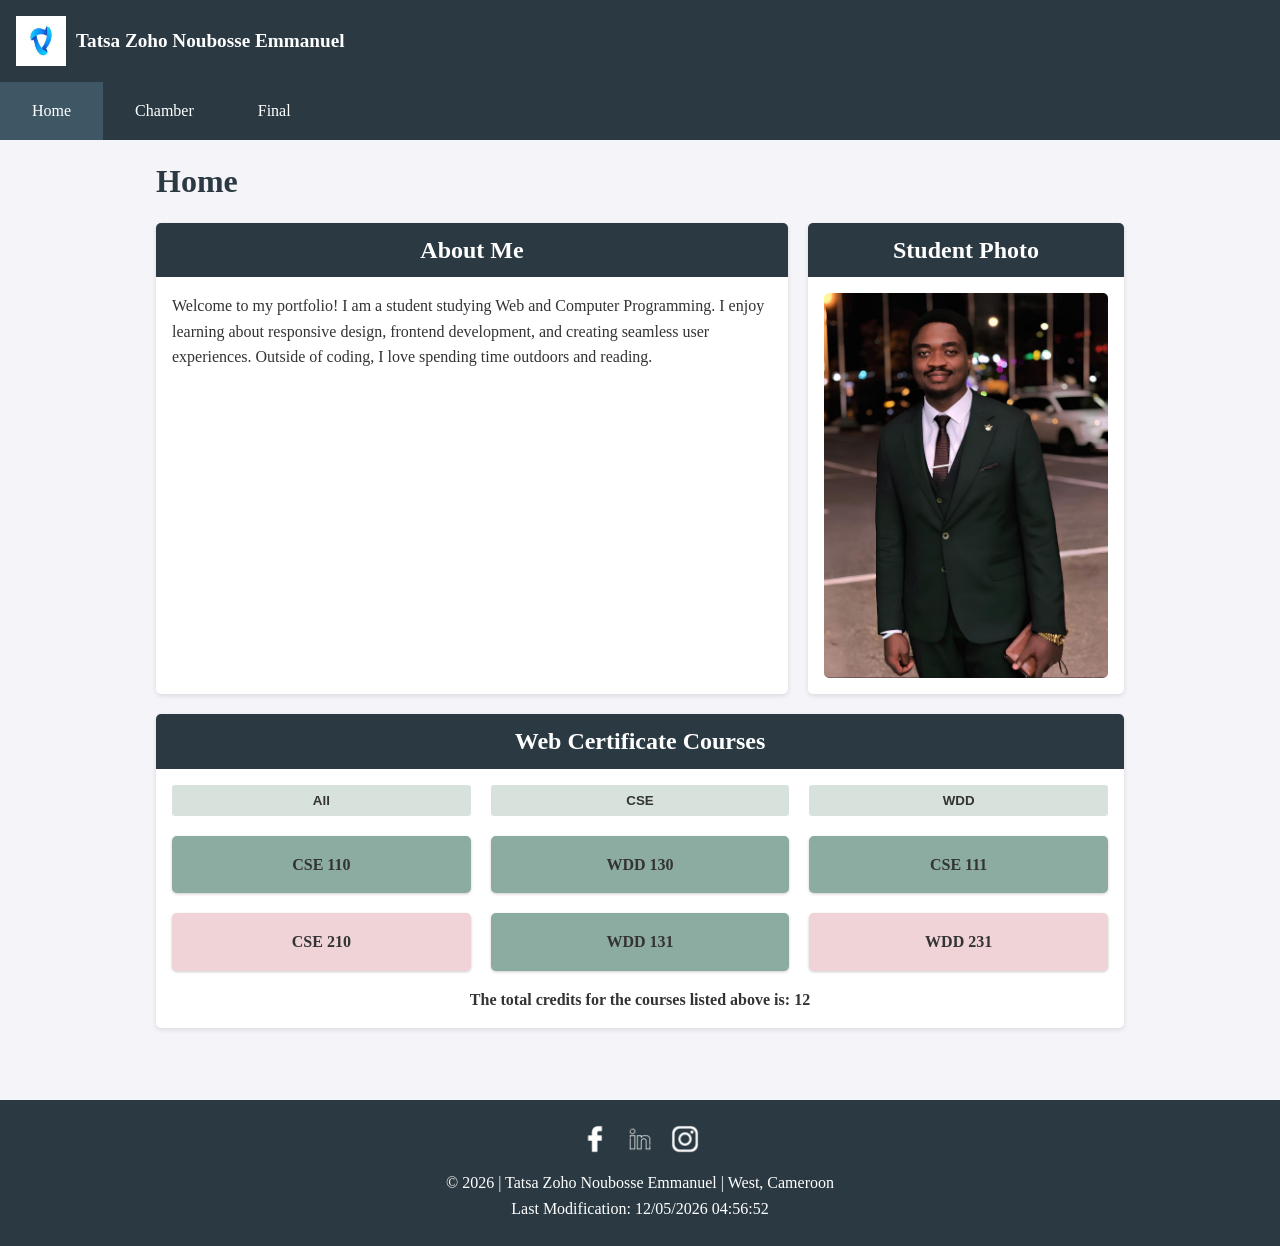
<file: index.html>
<!DOCTYPE html>
<html lang="en">
<head>
    <meta charset="UTF-8">
    <meta name="viewport" content="width=device-width, initial-scale=1.0">
    <meta name="description" content="WDD 231 Course Home Page for Tatsa Zoho Noubosse Emmanuel - Web Frontend Development I">
    <meta name="author" content="Tatsa Zoho Noubosse Emmanuel">
    <title>WDD 231 - Course Home Page</title>
    
    <!-- Google Fonts -->
    <link rel="preconnect" href="https://fonts.googleapis.com">
    <link rel="preconnect" href="https://fonts.gstatic.com" crossorigin>
    <link href="https://fonts.googleapis.com/css2?family=Roboto:wght@400;700&family=Montserrat:wght@500;700&display=swap" rel="stylesheet">
    
    <!-- CSS Files -->
    <link rel="stylesheet" href="styles/small.css">
    <link rel="stylesheet" href="styles/larger.css">
    
    <!-- JavaScript Files -->
    <script src="scripts/navigation.js" defer></script>
    <script src="scripts/date.js" defer></script>
    <script src="scripts/course.js" defer></script>
</head>
<body>
    <header>
        <div class="header-content">
            <img src="images/logo.jpg" alt="Site Logo" width="50" height="50">
            <span>Tatsa Zoho Noubosse Emmanuel</span>
        </div>
        <button id="menu-btn" aria-label="Toggle Navigation">☰</button>
    </header>

    <nav>
        <ul id="primary-nav">
            <li><a href="#" class="active">Home</a></li>
            <li><a href="#">Chamber</a></li>
            <li><a href="#">Final</a></li>
        </ul>
    </nav>

    <main>
        <h1>Home</h1>
        <div class="top-row">
            <section class="about-me">
                <h2>About Me</h2>
                <p>Welcome to my portfolio! I am a student studying Web and Computer Programming. I enjoy learning about responsive design, frontend development, and creating seamless user experiences. Outside of coding, I love spending time outdoors and reading.</p>
            </section>
            
            <section class="student-photo">
                <h2>Student Photo</h2>
                <img src="images/profile.jfif" alt="Profile photo of Tatsa Zoho Noubosse Emmanuel" loading="lazy">
            </section>
        </div>

        <section class="certificate-courses">
            <h2>Web Certificate Courses</h2>
            <div class="filter-buttons">
                <button id="btn-all">All</button>
                <button id="btn-cse">CSE</button>
                <button id="btn-wdd">WDD</button>
            </div>
            
            <div id="course-container" class="course-grid">
                <!-- Course cards will be injected here via JavaScript -->
            </div>
            
            <p id="total-credits" class="credits-display"></p>
        </section>
    </main>

    <footer>
        <div class="social-links">
            <a href="https://facebook.com">
                <img src="images/facebook.png" alt="Facebook Icon" width="30" height="30">
            </a>
            <a href="https://linkedin.com">
                <img src="images/linkedin.png" alt="LinkedIn Icon" width="30" height="30">
            </a>
            <a href="https://instagram.com">
                <img src="images/instagram.png" alt="Instagram Icon" width="30" height="30">
            </a>
        </div>
        <p>&copy; <span id="currentyear"></span> | Tatsa Zoho Noubosse Emmanuel | West, Cameroon</p>
        <p id="lastModified"></p>
    </footer>
</body>
</html>
</file>
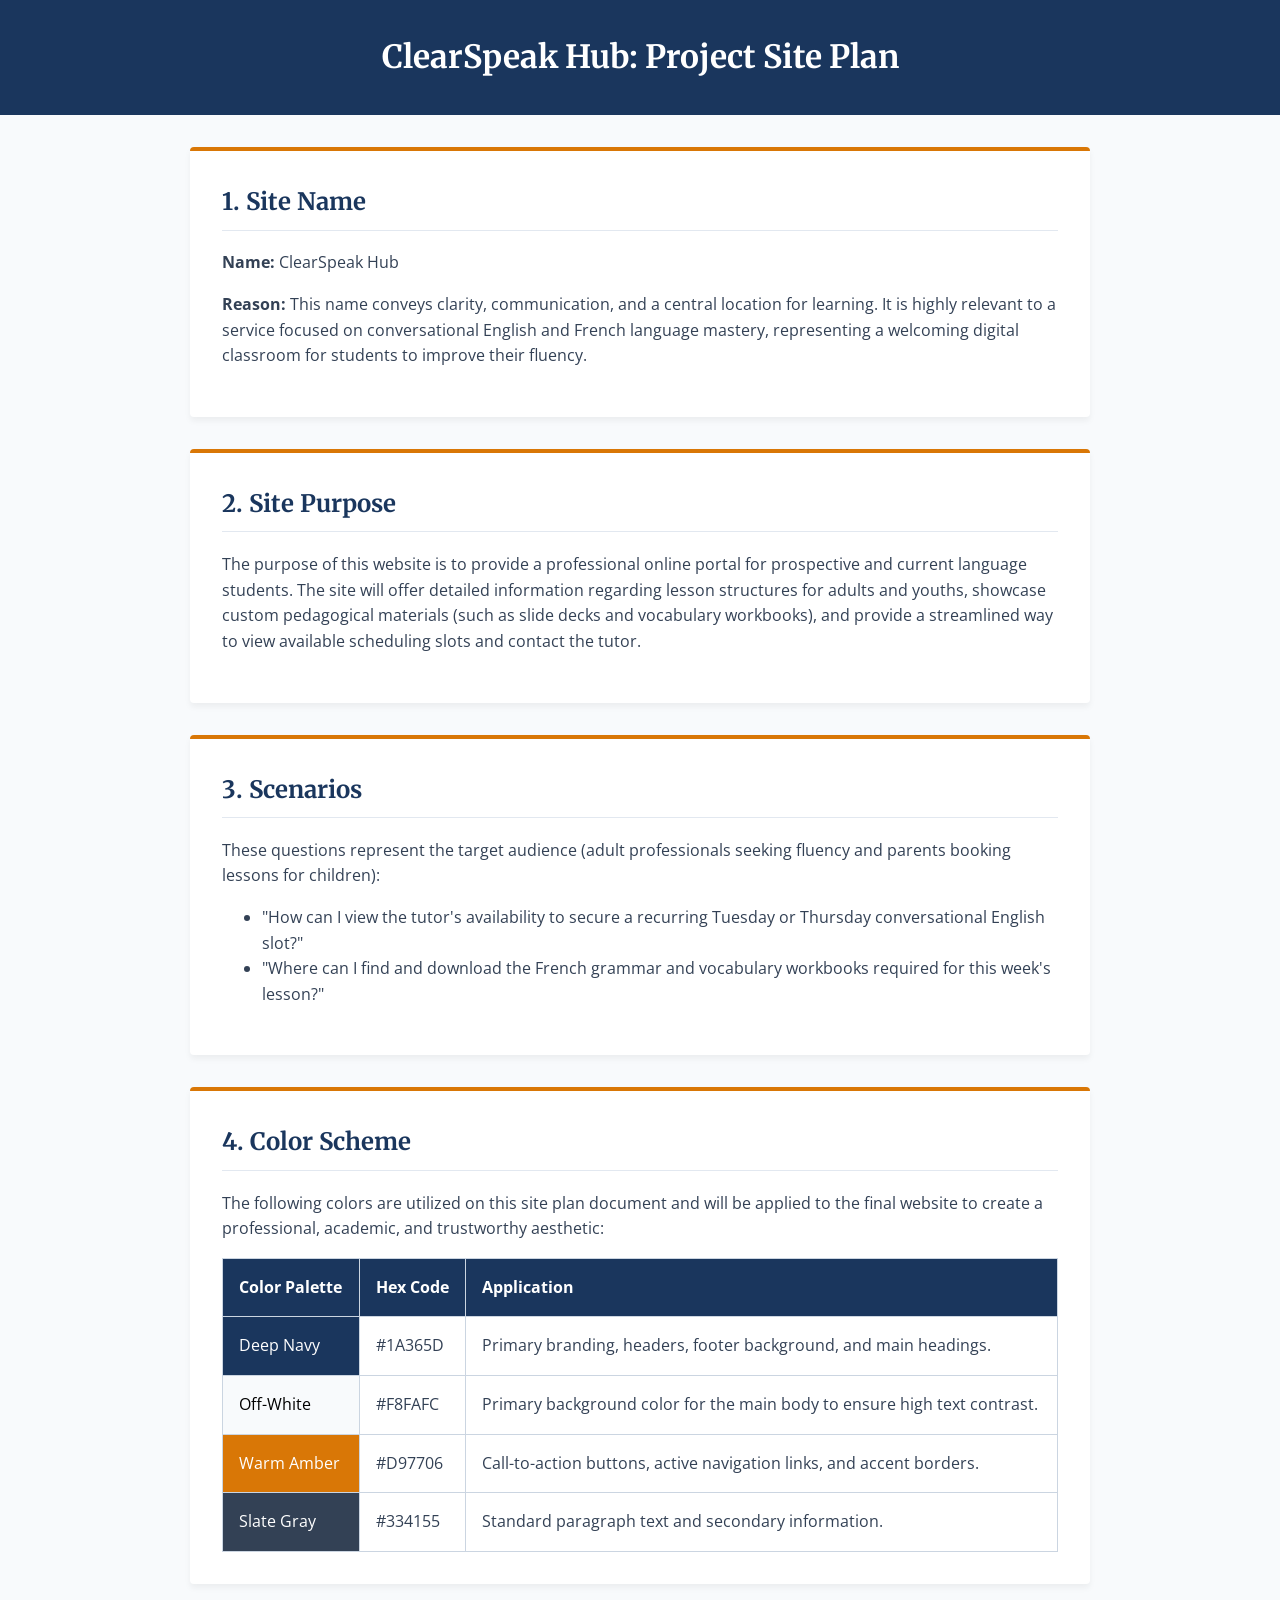
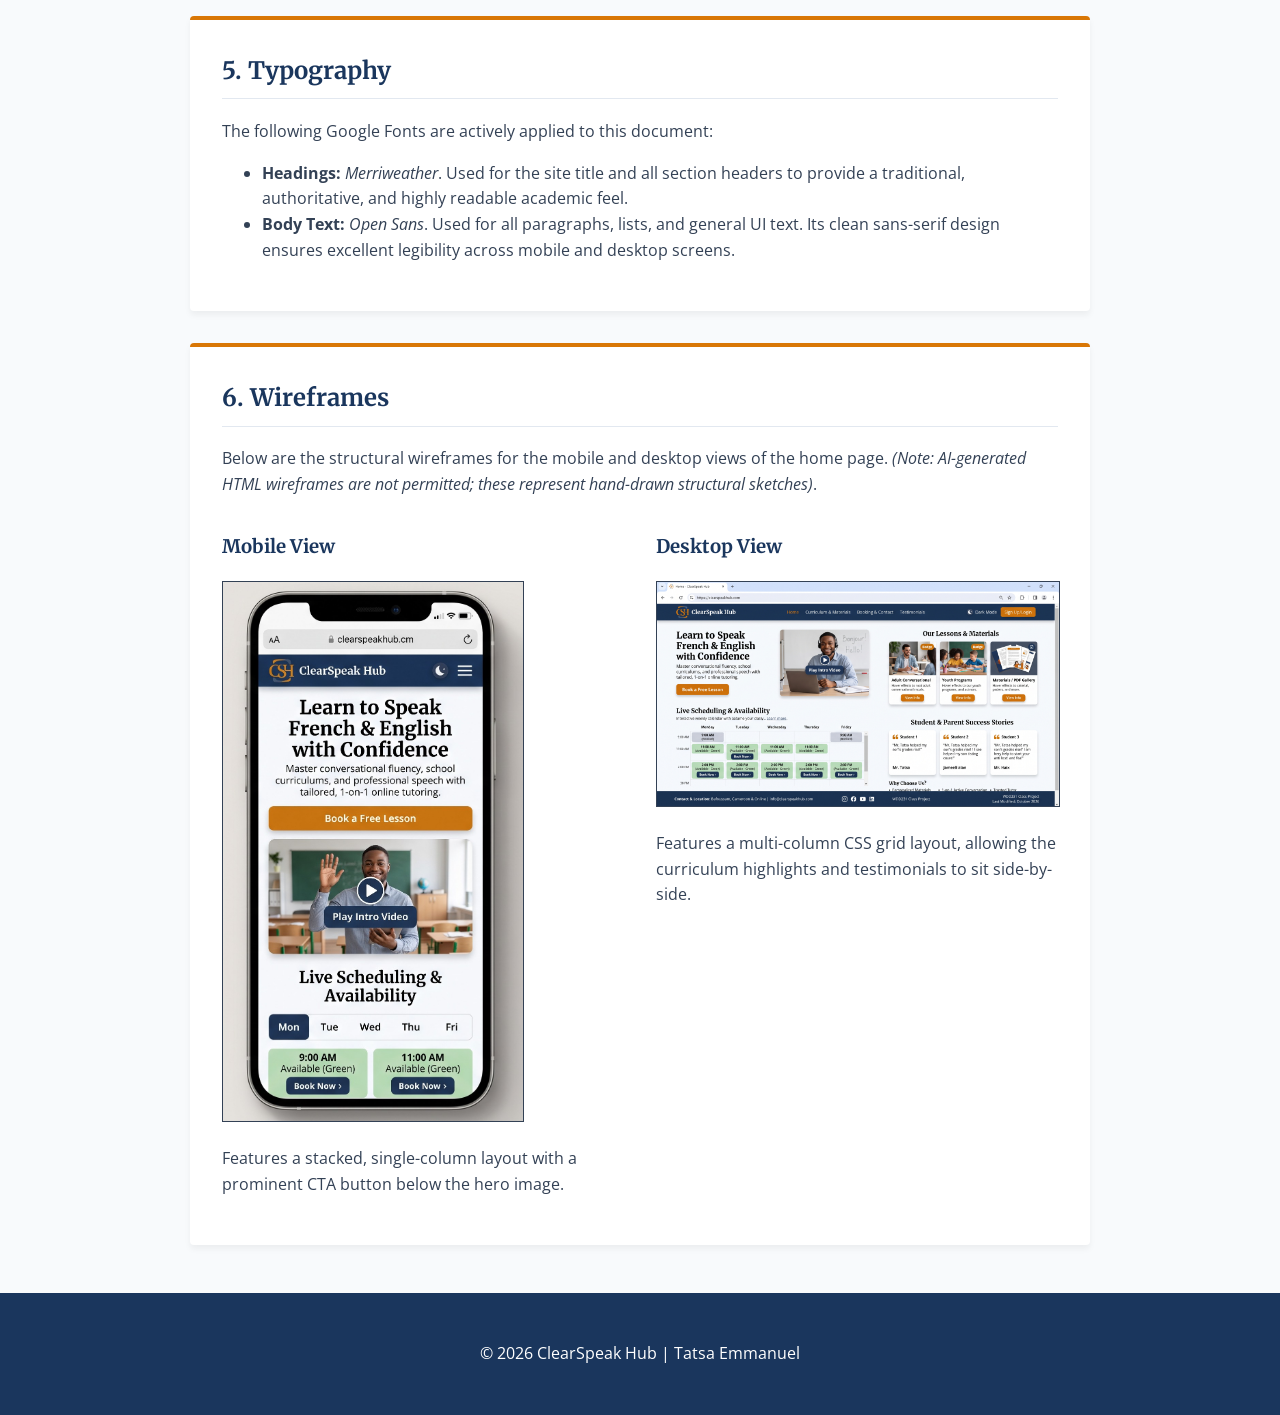
<file: siteplan.html>
<!DOCTYPE html>
<html lang="en">
<head>
    <meta charset="UTF-8">
    <meta name="viewport" content="width=device-width, initial-scale=1.0">
    <meta name="description" content="Website planning document for ClearSpeak Hub, an online language tutoring service.">
    <meta name="author" content="Tatsa Emmanuel">
    <title>Site Plan - ClearSpeak Hub</title>

    <!-- Google Fonts selected for the project -->
    <link rel="preconnect" href="https://fonts.googleapis.com">
    <link rel="preconnect" href="https://fonts.gstatic.com" crossorigin>
    <link href="https://fonts.googleapis.com/css2?family=Merriweather:wght@400;700&family=Open+Sans:wght@400;600&display=swap" rel="stylesheet">

    <link rel="stylesheet" href="styles/siteplan.css">
</head>
<body>
    <header>
        <h1>ClearSpeak Hub: Project Site Plan</h1>
    </header>

    <main>
        <section class="plan-section">
            <h2>1. Site Name</h2>
            <p><strong>Name:</strong> ClearSpeak Hub</p>
            <p><strong>Reason:</strong> This name conveys clarity, communication, and a central location for learning. It is highly relevant to a service focused on conversational English and French language mastery, representing a welcoming digital classroom for students to improve their fluency.</p>
        </section>

        <section class="plan-section">
            <h2>2. Site Purpose</h2>
            <p>The purpose of this website is to provide a professional online portal for prospective and current language students. The site will offer detailed information regarding lesson structures for adults and youths, showcase custom pedagogical materials (such as slide decks and vocabulary workbooks), and provide a streamlined way to view available scheduling slots and contact the tutor.</p>
        </section>

        <section class="plan-section">
            <h2>3. Scenarios</h2>
            <p>These questions represent the target audience (adult professionals seeking fluency and parents booking lessons for children):</p>
            <ul>
                <li>"How can I view the tutor's availability to secure a recurring Tuesday or Thursday conversational English slot?"</li>
                <li>"Where can I find and download the French grammar and vocabulary workbooks required for this week's lesson?"</li>
            </ul>
        </section>

        <section class="plan-section">
            <h2>4. Color Scheme</h2>
            <p>The following colors are utilized on this site plan document and will be applied to the final website to create a professional, academic, and trustworthy aesthetic:</p>
            <table class="color-table">
                <tr>
                    <th>Color Palette</th>
                    <th>Hex Code</th>
                    <th>Application</th>
                </tr>
                <tr>
                    <td style="background-color: #1A365D; color: white;">Deep Navy</td>
                    <td>#1A365D</td>
                    <td>Primary branding, headers, footer background, and main headings.</td>
                </tr>
                <tr>
                    <td style="background-color: #F8FAFC; color: black;">Off-White</td>
                    <td>#F8FAFC</td>
                    <td>Primary background color for the main body to ensure high text contrast.</td>
                </tr>
                <tr>
                    <td style="background-color: #D97706; color: white;">Warm Amber</td>
                    <td>#D97706</td>
                    <td>Call-to-action buttons, active navigation links, and accent borders.</td>
                </tr>
                <tr>
                    <td style="background-color: #334155; color: white;">Slate Gray</td>
                    <td>#334155</td>
                    <td>Standard paragraph text and secondary information.</td>
                </tr>
            </table>
        </section>

        <section class="plan-section">
            <h2>5. Typography</h2>
            <p>The following Google Fonts are actively applied to this document:</p>
            <ul>
                <li><strong>Headings:</strong> <em>Merriweather</em>. Used for the site title and all section headers to provide a traditional, authoritative, and highly readable academic feel.</li>
                <li><strong>Body Text:</strong> <em>Open Sans</em>. Used for all paragraphs, lists, and general UI text. Its clean sans-serif design ensures excellent legibility across mobile and desktop screens.</li>
            </ul>
        </section>

        <section class="plan-section">
            <h2>6. Wireframes</h2>
            <p>Below are the structural wireframes for the mobile and desktop views of the home page. <em>(Note: AI-generated HTML wireframes are not permitted; these represent hand-drawn structural sketches)</em>.</p>
            
            <div class="wireframe-gallery">
                <div class="wireframe-box">
                    <h3>Mobile View</h3>
                    <!-- Replace the src with your actual scanned sketch -->
                    <img src="images/wireframe-mobile.jpg" alt="Mobile layout sketch showing stacked elements" style="width: 100%; max-width: 300px; border: 1px solid #334155;">
                    <p>Features a stacked, single-column layout with a prominent CTA button below the hero image.</p>
                </div>
                
                <div class="wireframe-box">
                    <h3>Desktop View</h3>
                    <!-- Replace the src with your actual scanned sketch -->
                    <img src="images/wireframe-desktop.jpg" alt="Desktop layout sketch showing multi-column grid" style="width: 100%; max-width: 600px; border: 1px solid #334155;">
                    <p>Features a multi-column CSS grid layout, allowing the curriculum highlights and testimonials to sit side-by-side.</p>
                </div>
            </div>
        </section>
    </main>

    <footer>
        <p>&copy; 2026 ClearSpeak Hub | Tatsa Emmanuel</p>
    </footer>
</body>
</html>
</file>
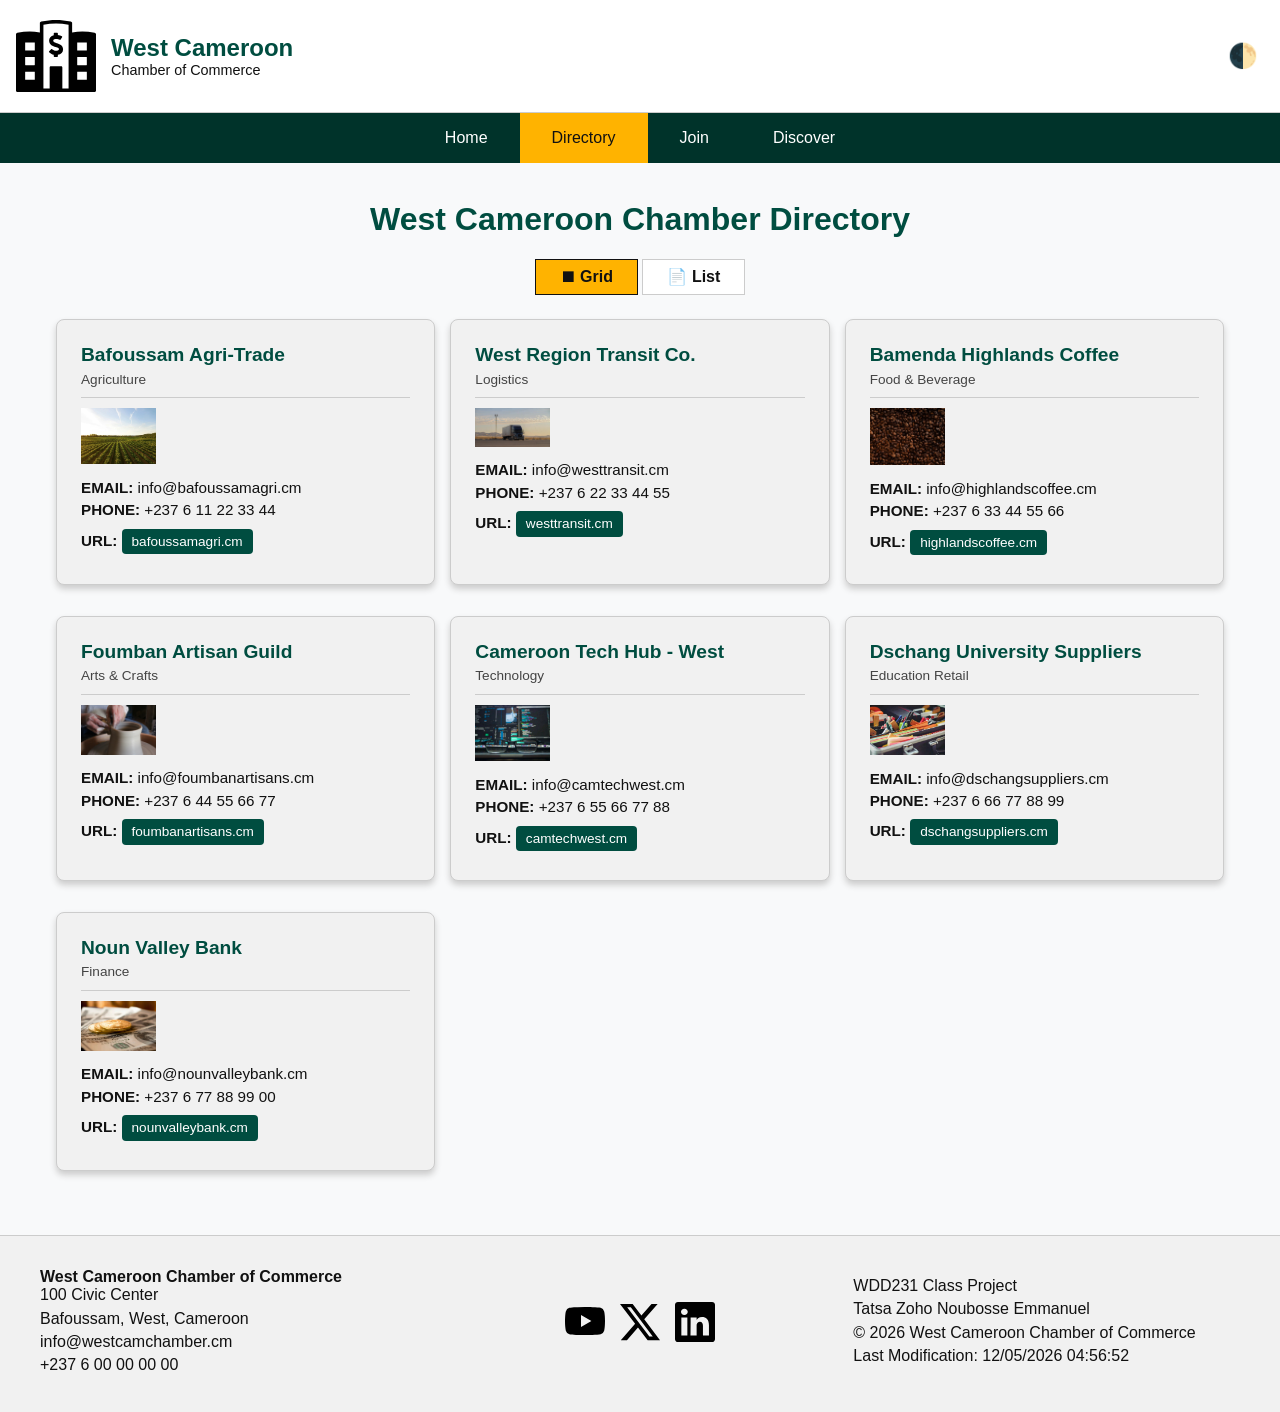
<file: chamber/directory.html>
<!DOCTYPE html>
<html lang="en">
<head>
    <meta charset="UTF-8">
    <meta name="viewport" content="width=device-width, initial-scale=1.0">
    <meta name="description" content="Business Directory for the West Cameroon Chamber of Commerce.">
    <meta name="author" content="Tatsa Zoho Noubosse Emmanuel">
    <title>Chamber Directory - West Cameroon</title>
    
    <!-- Favicon -->
    <link rel="icon" href="images/favicon.ico" type="image/x-icon">
    
    <!-- Open Graph Meta Tags for Facebook -->
    <meta property="og:title" content="West Cameroon Chamber of Commerce Directory">
    <meta property="og:description" content="Discover local businesses and organizations in the West region of Cameroon.">
    <meta property="og:image" content="https://tatsa-emmanuel.github.io/wdd231/chamber/images/chamber-social.jpg">
    <meta property="og:image:alt" content="Business professionals networking at the West Cameroon Chamber of Commerce">
    <meta property="og:url" content="https://tatsa-emmanuel.github.io/wdd231/chamber/directory.html">
    <meta property="og:type" content="website">

    <!-- CSS Files (Normalize must come first) -->
    <link rel="stylesheet" href="styles/normalize.css">
    <link rel="stylesheet" href="styles/small.css">
    <link rel="stylesheet" href="styles/larger.css">

    <!-- Google Fonts -->
    <link rel="preconnect" href="https://fonts.googleapis.com">
    <link rel="preconnect" href="https://fonts.gstatic.com" crossorigin>
    <link href="https://fonts.googleapis.com/css2?family=Montserrat:wght@500;700&family=Open+Sans:wght@400;600&display=swap" rel="stylesheet">

    <!-- JavaScript -->
    <script src="scripts/directory.js" defer></script>
</head>
<body>
<header>
        <div class="header-container">
            <img src="images/chamber-logo.svg" alt="West Cameroon Chamber Logo" width="80" height="80">
            <div class="site-title">
                <span class="main-title">West Cameroon</span>
                <p>Chamber of Commerce</p>
            </div>
        </div>
        <div class="header-controls">
            <!-- Dark mode toggle required by wireframe -->
            <button id="dark-mode-toggle" aria-label="Toggle Dark Mode">🌓</button>
            <button id="menu-btn" aria-label="Toggle Menu">☰</button>
        </div>
    </header>

    <nav>
        <ul id="primary-nav">
            <li><a href="index.html">Home</a></li>
            <li><a href="directory.html" class="active">Directory</a></li>
            <li><a href="join.html">Join</a></li>
            <li><a href="discover.html">Discover</a></li>
        </ul>
    </nav>

    <main>
        <h1>West Cameroon Chamber Directory</h1>
        <div class="menu-controls">
            <button id="grid-btn" class="active-view" aria-label="Grid View">⏹ Grid</button>
            <button id="list-btn" aria-label="List View">📄 List</button>
        </div>
        
        <!-- The container for member cards -->
        <article id="directory-container" class="grid-view"></article>
    </main>

    <footer>
        <div class="footer-grid">
            <div class="contact-info">
                <strong>West Cameroon Chamber of Commerce</strong>
                <p>100 Civic Center</p>
                <p>Bafoussam, West, Cameroon</p>
                <p>info@westcamchamber.cm</p>
                <p>+237 6 00 00 00 00</p>
            </div>
            
            <div class="social-links">
                <!-- Wireframe shows icons inside circular backgrounds -->
                <a href="#" aria-label="YouTube"><img src="images/youtube-icon.svg" alt="West Cameroon Chamber YouTube Channel" width="40" height="40"></a>
                <a href="#" aria-label="Twitter"><img src="images/twitter-icon.svg" alt="West Cameroon Chamber Twitter Profile" width="40" height="40"></a>
                <a href="#" aria-label="LinkedIn"><img src="images/linkedin-icon.svg" alt="West Cameroon Chamber LinkedIn Network" width="40" height="40"></a>
            </div>
            
            <div class="course-info">
                <p>WDD231 Class Project</p>
                <p>Tatsa Zoho Noubosse Emmanuel</p>
                <p>&copy; <span id="currentyear"></span> West Cameroon Chamber of Commerce</p>
                <p id="lastModified"></p>
            </div>
        </div>
    </footer>
</body>
</html>
</file>
<file: styles/small.css>
:root {
    
    --primary-color: #2b3a42;
    --secondary-color: #3f5765;
    --accent-color: #d8e2dc;
    --completed-bg: #8caba1;
    --incomplete-bg: #efd3d7;
    --text-dark: #333333;
    --text-light: #ffffff;
    
    
    --bg-body: #f4f4f9;
    --bg-section: #ffffff;
    --shadow-light: #0000001a; 
    --shadow-dark: #00000033;  
    --transparent: #00000000;  
}

* {
    box-sizing: border-box;
    margin: 0;
    padding: 0;
}

body {
    font-family: var(--font-body);
    color: var(--text-dark);
    line-height: 1.6;
    background-color: var(--bg-body);
}

/* --- Header --- */
header {
    background-color: var(--primary-color);
    color: var(--text-light);
    display: flex;
    justify-content: space-between;
    align-items: center;
    padding: 1rem;
}

.header-content {
    display: flex;
    align-items: center;
    gap: 10px;
    font-family: var(--font-heading);
    font-size: 1.2rem;
    font-weight: 700;
}

#menu-btn {
    font-size: 2rem;
    background-color: var(--transparent);
    border: 0;
    color: var(--text-light);
    cursor: pointer;
}

/* --- Navigation (Mobile Default) --- */
nav {
    background-color: var(--secondary-color);
}

#primary-nav {
    list-style-type: none;
    display: none;
    flex-direction: column;
}

#primary-nav.open {
    display: flex;
}

#primary-nav li a {
    display: block;
    padding: 1rem;
    text-decoration: none;
    color: var(--text-light);
    text-align: center;
    transition: background-color 0.3s;
}

#primary-nav li a:hover, #primary-nav li a.active {
    background-color: var(--primary-color);
}

/* --- Main Content --- */
main {
    padding: 1rem;
    max-width: 1200px;
    margin: 0 auto;
}

h1 {
    font-family: var(--font-heading);
    color: var(--primary-color);
    margin-bottom: 1rem;
    font-size: 2rem;
    text-align: left;
}

section {
    background-color: var(--bg-section);
    margin-bottom: 1.5rem;
    padding: 1rem;
    border-radius: 5px;
    box-shadow: 0 2px 5px var(--shadow-light);
}

h2 {
    font-family: var(--font-heading);
    background-color: var(--primary-color);
    color: var(--text-light);
    padding: 0.5rem;
    margin: -1rem -1rem 1rem -1rem;
    border-radius: 5px 5px 0 0;
    text-align: center;
}

.student-photo img {
    width: 100%;
    height: auto;
    border-radius: 5px;
    display: block;
}

/* --- Course Section & Buttons --- */
.filter-buttons {
    display: flex;
    gap: 10px;
    margin-bottom: 1rem;
    justify-content: center;
}

.filter-buttons button {
    padding: 0.5rem 1rem;
    border: 0;
    background-color: var(--accent-color);
    color: var(--text-dark);
    font-weight: bold;
    cursor: pointer;
    border-radius: 3px;
    transition: 0.2s;
}

.filter-buttons button:hover {
    background-color: var(--secondary-color);
    color: var(--text-light);
}

.course-grid {
    display: flex;
    flex-direction: column;
    gap: 10px;
}

.course-card {
    padding: 1rem;
    text-align: center;
    font-weight: bold;
    border-radius: 5px;
    box-shadow: 0 1px 3px var(--shadow-dark);
}

.course-completed {
    background-color: var(--completed-bg);
}

.course-incomplete {
    background-color: var(--incomplete-bg);
}

.credits-display {
    text-align: center;
    margin-top: 1rem;
    font-weight: bold;
}

/* --- Footer --- */
footer {
    background-color: var(--primary-color);
    color: var(--text-light);
    text-align: center;
    padding: 1.5rem 1rem;
    margin-top: 2rem;
}

footer .social-links {
    display: flex;
    justify-content: center;
    align-items: center;
    gap: 15px;
    margin: 0 auto 1rem auto;
    width: 100%;
}

footer .social-links a {
    display: inline-flex;
}

footer .social-links img {
    width: 30px;
    height: auto;
    display: block;
    filter: brightness(0) invert(1);
    transition: transform 0.3s;
}

footer .social-links a:hover img {
    transform: scale(1.2);
}
</file>
<file: styles/larger.css>
@media (min-width: 768px) {
    /* Hide hamburger menu */
    #menu-btn {
        display: none;
    }

    /* Horizontal navigation Tabs */
    nav {
        background-color: var(--primary-color);
    }

    #primary-nav {
        display: flex;
        flex-direction: row;
        justify-content: flex-start;
        background-color: var(--transparent); 
    }

    #primary-nav li {
        flex: 0 1 auto;
    }

    #primary-nav li a {
        padding: 1rem 2rem;
        text-align: center;
        display: block;
    }

    #primary-nav li a:hover,
    #primary-nav li a.active {
        background-color: var(--secondary-color);
        color: var(--text-light);
    }

    main {
        max-width: 1000px;
        margin: 0 auto;
    }

    .top-row {
        display: grid;
        grid-template-columns: 2fr 1fr;
        gap: 20px;
        align-items: stretch;
    }

    .about-me, .student-photo {
        margin-bottom: 0;
    }

    .certificate-courses {
        margin-top: 20px;
    }

    .filter-buttons {
        display: grid;
        grid-template-columns: repeat(3, 1fr);
        gap: 20px;
        margin-bottom: 20px;
    }

    .course-grid {
        display: grid;
        grid-template-columns: repeat(3, 1fr);
        gap: 20px;
    }
}
</file>
<file: styles/siteplan.css>
/* =========================================
   SITE PLAN STYLES
   Applies the chosen colors and typography
   ========================================= */

:root {
    /* Color Palette defined in Step 4 */
    --primary-navy: #1A365D;
    --bg-offwhite: #F8FAFC;
    --accent-amber: #D97706;
    --text-slate: #334155;

    /* Typography defined in Step 5 */
    --font-heading: 'Merriweather', serif;
    --font-body: 'Open Sans', sans-serif;
}

body {
    font-family: var(--font-body);
    background-color: var(--bg-offwhite);
    color: var(--text-slate);
    line-height: 1.6;
    margin: 0;
    padding: 0;
}

h1, h2, h3 {
    font-family: var(--font-heading);
    color: var(--primary-navy);
}

header {
    background-color: var(--primary-navy);
    color: white;
    padding: 2rem;
    text-align: center;
}

header h1 {
    color: white;
    margin: 0;
}

main {
    max-width: 900px;
    margin: 2rem auto;
    padding: 0 1.5rem;
}

.plan-section {
    background-color: white;
    border-top: 4px solid var(--accent-amber);
    padding: 2rem;
    margin-bottom: 2rem;
    border-radius: 4px;
    box-shadow: 0 4px 6px rgba(0,0,0,0.05);
}

.plan-section h2 {
    border-bottom: 1px solid #e2e8f0;
    padding-bottom: 0.5rem;
    margin-top: 0;
}

/* Color Palette Table Styling */
.color-table {
    width: 100%;
    border-collapse: collapse;
    margin-top: 1rem;
}

.color-table th, .color-table td {
    border: 1px solid #cbd5e1;
    padding: 1rem;
    text-align: left;
}

.color-table th {
    background-color: var(--primary-navy);
    color: white;
}

/* Wireframe Layout Styling */
.wireframe-gallery {
    display: flex;
    flex-wrap: wrap;
    gap: 2rem;
    margin-top: 1rem;
}

.wireframe-box {
    flex: 1;
    min-width: 250px;
}

footer {
    text-align: center;
    padding: 2rem;
    background-color: var(--primary-navy);
    color: white;
    margin-top: 3rem;
}
</file>
<file: chamber/styles/small.css>
:root {
    /* Brand Colors */
    --primary-color: #004d40; 
    --primary-dark: #00332a;  
    --secondary-color: #ffb300; 
    
    /* Backgrounds */
    --bg-main: #f8f9fa;       
    --bg-card: #ffffff;       
    --bg-card-alt: #f1f1f1;   
    
    /* Text Colors */
    --text-dark: #111111;     
    --text-muted: #444444;    
    --text-light: #ffffff;    
    
    /* UI Elements (Strict 6-digit hex) */
    --border-light: #cccccc;  
    --border-nav: #e6e6e6;    
    --shadow-light: #cccccc; 
}

/* --- Universal Box Sizing & Scroll Lock --- */
*, *::before, *::after {
    box-sizing: border-box;
}

html, body {
    overflow-x: hidden; 
    max-width: 100vw;
}

body {
    font-family: 'Roboto', Arial, sans-serif;
    background-color: var(--bg-main);
    color: var(--text-dark);
    margin: 0;
    padding: 0;
}

/* --- Header --- */
header {
    background-color: var(--bg-card);
    padding: 1rem;
    display: flex;
    justify-content: space-between;
    align-items: center;
    border-bottom: 1px solid var(--border-light);
}

.header-container {
    display: flex;
    align-items: center;
    gap: 15px;
}

.site-title .main-title {
    font-size: 1.5rem;
    font-weight: bold;
    color: var(--primary-color);
    margin: 0;
    display: block;
}

.site-title p {
    margin: 0;
    font-size: 0.9rem;
}

/* --- Header Controls (Menu & Dark Mode) --- */
.header-controls {
    display: flex;
    align-items: center;
    gap: 15px;
}

#menu-btn,
#dark-mode-toggle {
    background-color: #00000000; 
    border: none;
    color: var(--text-dark);
    font-size: 2rem;
    cursor: pointer;
}

#dark-mode-toggle {
    font-size: 1.5rem;
}

/* --- Navigation --- */
nav {
    background-color: var(--primary-dark);
}

#primary-nav {
    display: none;
    flex-direction: column;
    list-style: none;
    margin: 0;
    padding: 0;
}

#primary-nav.open {
    display: flex;
}

#primary-nav li a {
    display: block;
    padding: 1rem;
    text-align: center;
    color: var(--text-light);
    text-decoration: none;
    border-top: 1px solid var(--border-nav);
}

#primary-nav li a:hover, 
#primary-nav li a.active {
    background-color: var(--secondary-color);
    color: var(--text-dark);
}

/* --- Main Layout & Directory Controls --- */
main {
    padding: 1rem;
}

main h1 {
    text-align: center;
    color: var(--primary-color);
}

.menu-controls {
    text-align: center;
    margin-bottom: 1.5rem;
}

.menu-controls button {
    padding: 0.5rem 1.5rem;
    border: 1px solid var(--border-light);
    background-color: var(--bg-card); 
    color: var(--text-dark);
    cursor: pointer;
    font-weight: bold;
}

.menu-controls button.active-view {
    background-color: var(--secondary-color);
    color: var(--text-dark);
    border-color: var(--text-dark); 
}

/* --- Directory Global Member Card Styling --- */
#directory-container {
    display: grid;
    gap: 15px;
}

.member-card {
    background-color: var(--bg-card-alt); 
    border: 1px solid var(--border-light);
    border-radius: 8px;
    margin-bottom: 1rem;
    overflow: hidden; 
    box-shadow: 0 4px 6px var(--shadow-light);
    padding: 1.5rem; 
}

.card-header h3 {
    margin: 0 0 5px 0;
    font-size: 1.2rem;
    color: var(--primary-color);
}

.tagline {
    font-size: 0.85rem;
    color: var(--text-muted); 
    margin: 0 0 10px 0;
}

hr {
    border: 0;
    border-top: 1px solid var(--border-light); 
    margin: 10px 0;
}

.card-body img {
    max-width: 100%;
    height: auto;
}

.card-info {
    margin-top: 10px;
}

.card-info p {
    margin: 0 0 5px 0;
    font-size: 0.95rem;
}

.card-info a {
    display: inline-block;
    padding: 5px 10px;
    background-color: var(--primary-color);
    color: var(--text-light);
    text-decoration: none;
    border-radius: 4px;
    margin-top: 5px;
    font-size: 0.85rem;
}

/* --- Directory Mobile List View --- */
.list-view .member-card {
    display: block; 
}

.list-view .card-body img {
    display: none; 
}

.list-view .card-body {
    display: block; 
    margin-top: 15px;
}

.list-view .card-info {
    display: flex;
    flex-direction: column;
    gap: 5px;
}

/* --- HOME PAGE SPECIFICS --- */

.home-title {
    text-align: center;
    color: var(--primary-dark);
}
.home-grid {
    display: flex;
    flex-direction: column;
    gap: 1.5rem;
}

.hero-container {
    position: relative;
    text-align: center;
}

.hero-img {
    width: 100%;
    height: auto;
    border-radius: 8px;
    box-shadow: 0 4px 6px var(--shadow-light);
    display: block;
}

.cta-button {
    display: inline-block;
    position: absolute;
    bottom: 20px;
    left: 50%;
    transform: translateX(-50%);
    background-color: var(--secondary-color);
    color: var(--text-dark);
    padding: 10px 20px;
    font-size: 1.1rem;
    font-weight: bold;
    text-decoration: none;
    border-radius: 5px;
    border: 2px solid var(--text-dark);
    box-shadow: 0 4px 6px rgba(0, 0, 0, 0.3); 
    transition: background-color 0.3s, color 0.3s;
}

.cta-button:hover {
    background-color: var(--primary-color);
    color: var(--text-light);
    border-color: var(--text-light);
}

.events-section,
.spotlight-section {
    background-color: var(--bg-card-alt);
    border: 1px solid var(--border-light);
    border-radius: 8px;
    padding: 1.5rem;
    box-shadow: 0 4px 6px var(--shadow-light);
}

.events-section h2,
.spotlight-section h2 {
    color: var(--primary-color);
    margin-top: 0;
    border-bottom: 2px solid var(--border-light);
    padding-bottom: 5px;
    margin-bottom: 15px;
}

/* Home Page: Events */
.event-card {
    margin-bottom: 15px;
    padding-bottom: 15px;
    border-bottom: 1px solid var(--border-light);
}

.event-card:last-child {
    border-bottom: none;
    margin-bottom: 0;
    padding-bottom: 0;
}

.event-date {
    color: var(--text-muted);
    font-size: 0.9rem;
}

/* Home Page: Weather (Premium Upgrade) */
.weather-section {
    background-color: var(--primary-dark); 
    background: linear-gradient(135deg, var(--primary-dark) 0%, var(--primary-color) 100%);
    color: var(--text-light);
    border-radius: 8px;
    padding: 1.5rem;
    box-shadow: 0 4px 6px var(--shadow-light);
}

.weather-section h2, 
.weather-section h3 {
    color: var(--text-light);
    border-bottom: 1px solid rgba(255, 255, 255, 0.3);
    margin-top: 0;
    padding-bottom: 5px;
}

.current-weather-card {
    display: flex;
    align-items: center;
    gap: 20px;
    margin-bottom: 20px;
}

.weather-icon {
    background-color: rgba(255, 255, 255, 0.15);
    border-radius: 50%;
    width: 100px;
    height: 100px;
    box-shadow: 0 4px 10px rgba(0, 0, 0, 0.2);
}

.weather-details .temp {
    font-size: 2.8rem;
    font-weight: bold;
    margin: 0;
    line-height: 1;
}

.weather-details .condition {
    font-size: 1.2rem;
    margin: 5px 0;
}

.weather-details .humidity {
    margin: 0;
    font-size: 0.9rem;
    opacity: 0.8;
}

.forecast-grid {
    display: flex;
    justify-content: space-between;
    gap: 10px;
    margin-top: 15px;
}

.forecast-day {
    background-color: rgba(0, 0, 0, 0.2); 
    padding: 10px;
    border-radius: 8px;
    text-align: center;
    flex: 1; 
}

.forecast-day img {
    width: 50px;
    height: 50px;
    display: block;
    margin: 0 auto;
}

.forecast-day p {
    margin: 5px 0;
    font-size: 0.95rem;
}

/* Home Page: Spotlights (Premium Upgrade) */
#spotlight-container {
    display: flex;
    flex-direction: column;
    gap: 20px;
}

.spotlight-card {
    background-color: var(--bg-card);
    border: 1px solid var(--border-light);
    border-radius: 8px;
    padding: 1.5rem;
    text-align: center;
    box-shadow: 0 4px 6px var(--shadow-light);
    transition: transform 0.3s ease, box-shadow 0.3s ease;
    display: flex;
    flex-direction: column;
    justify-content: space-between;
}

.spotlight-card:hover {
    transform: translateY(-5px); 
    box-shadow: 0 8px 15px rgba(0, 0, 0, 0.15); 
}

.spotlight-card h3 {
    margin: 0 0 10px 0;
    color: var(--primary-dark);
    font-size: 1.3rem;
}

.badge {
    display: inline-block;
    padding: 4px 12px;
    border-radius: 20px;
    font-size: 0.75rem;
    font-weight: bold;
    text-transform: uppercase;
    letter-spacing: 1px;
    margin-bottom: 15px;
}

.badge.gold {
    background-color: #ffd700; 
    color: #8b6508; 
    border: 1px solid #e8c300;
}

.badge.silver {
    background-color: #e0e0e0; 
    color: #4a4a4a; 
    border: 1px solid #cccccc;
}

.card-logo {
    padding: 15px 0;
    border-top: 1px solid var(--border-light);
    border-bottom: 1px solid var(--border-light);
    margin-bottom: 15px;
    min-height: 120px; 
    display: flex;
    align-items: center;
    justify-content: center;
}

.card-logo img {
    max-width: 140px;
    max-height: 90px;
    object-fit: contain; 
}

.card-details p {
    margin: 5px 0;
    font-size: 0.95rem;
    color: var(--text-muted);
}

.spotlight-btn {
    display: block;
    margin-top: 15px;
    padding: 10px 15px;
    background-color: var(--primary-color);
    color: var(--text-light);
    text-decoration: none;
    border-radius: 4px;
    font-weight: bold;
    transition: background-color 0.3s ease;
}

.spotlight-btn:hover {
    background-color: var(--primary-dark);
}

/* --- Footer --- */
footer {
    background-color: var(--bg-card-alt);
    border-top: 1px solid var(--border-light);
    padding: 2rem 1rem;
    margin-top: 2rem;
}

.footer-grid {
    display: flex;
    flex-direction: column;
    gap: 20px;
    text-align: left;
}

.footer-grid p, 
.footer-grid strong {
    margin: 0 0 5px 0;
}

.social-links {
    display: flex;
    gap: 15px;
}

/* =========================================
   JOIN PAGE SPECIFICS (Mobile First)
   ========================================= */
.join-grid {
    display: flex;
    flex-direction: column;
    gap: 2rem;
}

/* --- Form Styling --- */
.join-form fieldset {
    border: 1px solid var(--primary-color);
    border-radius: 5px;
    padding: 1.5rem;
    margin-bottom: 1.5rem;
    background-color: var(--bg-card);
}

.join-form legend {
    color: var(--primary-color);
    font-weight: bold;
    padding: 0 10px;
}

.join-form label {
    display: block;
    margin-bottom: 1rem;
    font-size: 0.95rem;
    color: var(--text-dark);
}

.join-form input[type="text"],
.join-form input[type="email"],
.join-form input[type="tel"],
.join-form select,
.join-form textarea {
    display: block;
    width: 100%;
    padding: 0.75rem;
    margin-top: 5px;
    border: 1px solid var(--border-light);
    border-radius: 4px;
    font-family: inherit;
}

/* Styling for valid/invalid states (Accessibility visual cues) */
.join-form input:required:valid {
    border-left: 5px solid #28a745;
}
.join-form input:focus {
    outline: 2px solid var(--primary-color);
}

.submit-btn {
    background-color: var(--primary-dark);
    color: var(--text-light);
    padding: 15px 30px;
    border: none;
    border-radius: 5px;
    font-size: 1.1rem;
    cursor: pointer;
    width: 100%;
    font-weight: bold;
}

.submit-btn:hover {
    background-color: var(--secondary-color);
    color: var(--text-dark);
}

/* --- Membership Cards & Page Load Animation --- */
.membership-cards {
    display: flex;
    flex-direction: column;
    gap: 15px;
}

/* Defines the animation called by the cards */
@keyframes slideInFade {
    0% {
        opacity: 0;
        transform: translateY(30px);
    }
    100% {
        opacity: 1;
        transform: translateY(0);
    }
}

.level-card {
    background-color: var(--bg-card-alt);
    border: 1px solid var(--border-light);
    border-radius: 8px;
    padding: 1.5rem;
    text-align: center;
    box-shadow: 0 4px 6px var(--shadow-light);
    
    /* Applies the animation on initial page load */
    animation: slideInFade 0.8s ease-out forwards;
    opacity: 0; /* Starts hidden until animation takes over */
}

/* Staggers the animation timing so they load one after another */
#card-np { animation-delay: 0.1s; }
#card-bronze { animation-delay: 0.3s; }
#card-silver { animation-delay: 0.5s; }
#card-gold { animation-delay: 0.7s; }

.modal-btn {
    background-color: var(--primary-color);
    color: var(--text-light);
    border: none;
    padding: 8px 15px;
    border-radius: 4px;
    cursor: pointer;
    margin-top: 10px;
}

/* --- Modal/Dialog Styling --- */
.membership-modal {
    border: 1px solid var(--primary-color);
    border-radius: 8px;
    padding: 2rem;
    max-width: 500px;
    background-color: var(--bg-card);
    box-shadow: 0 5px 15px rgba(0,0,0,0.3);
}

/* Darkens the background behind the modal */
.membership-modal::backdrop {
    background-color: rgba(0, 0, 0, 0.7);
}

.close-modal {
    background-color: #333;
    color: white;
    border: none;
    padding: 10px 20px;
    margin-top: 15px;
    cursor: pointer;
    border-radius: 4px;
}
/* =========================================
   DISCOVER PAGE SPECIFICS (Mobile First)
   ========================================= */
.discover-layout {
    max-width: 1200px;
    margin: 0 auto;
    padding: 1rem;
}

.discover-title {
    text-align: center;
    color: var(--primary-color);
    margin-bottom: 1rem;
}

.visit-banner {
    background-color: var(--primary-color);
    color: var(--text-light);
    padding: 1rem;
    text-align: center;
    border-radius: 4px;
    font-weight: bold;
    margin-bottom: 1.5rem;
    box-shadow: 0 2px 4px var(--shadow-light);
}

.discover-grid {
    display: grid;
    gap: 20px;
    grid-template-areas:
        "palace-bafoussam"
        "palace-foumban"
        "waterfalls-metchie"
        "mount-bamboutos"
        "lake-baleng"
        "museum-bandjoun"
        "hills-babadjou"
        "market-bafoussam";
}

.discover-card {
    background-color: var(--bg-card);
    border: 1px solid var(--border-light);
    border-radius: 8px;
    padding: 1.5rem;
    box-shadow: 0 4px 6px var(--shadow-light);
    display: flex;
    flex-direction: column;
    justify-content: space-between;
}

.discover-card h2 {
    color: var(--primary-dark);
    font-size: 1.3rem;
    margin-top: 0;
    margin-bottom: 0.75rem;
}

.discover-card figure {
    margin: 0;
    padding: 0;
    overflow: hidden;
    border-radius: 4px;
    margin-bottom: 0.75rem;
}

.discover-card figure img {
    width: 100%;
    height: 200px;
    object-fit: cover;
}

.discover-card address {
    font-style: italic;
    color: var(--primary-color);
    margin-bottom: 0.75rem;
    font-size: 0.9rem;
    font-weight: bold;
}

.discover-card p {
    color: var(--text-muted);
    font-size: 0.95rem;
    line-height: 1.4;
    margin-top: 0;
    margin-bottom: 1.2rem;
}

.learn-more-btn {
    background-color: var(--primary-color);
    color: var(--text-light);
    border: none;
    padding: 10px 15px;
    border-radius: 4px;
    font-weight: bold;
    cursor: pointer;
    transition: background-color 0.2s ease;
    align-self: flex-start;
}
</file>
<file: chamber/styles/larger.css>
@media (min-width: 768px) {
    /* === HEADER & NAVIGATION === */
    #menu-btn {
        display: none; 
    }

    #primary-nav {
        display: flex;
        flex-direction: row;
        justify-content: center;
    }

    #primary-nav li a {
        border-top: none;
        padding: 1rem 2rem;
    }

    /* === MAIN CONTAINER === */
    main {
        max-width: 1200px;
        margin: 0 auto;
    }

    /* === DIRECTORY GRID VIEW (Desktop) === */
    .grid-view {
        display: grid;
        grid-template-columns: repeat(3, 1fr);
        gap: 20px;
    }

    /* === DIRECTORY LIST VIEW (Desktop) === */
    .list-view {
        display: flex;
        flex-direction: column;
        gap: 15px; 
    }

    .list-view .member-card {
        display: grid;
        grid-template-columns: 1fr 2fr; 
        align-items: center;
        margin-bottom: 0;
    }

    .list-view .card-header {
        text-align: left;
        padding: 0;
        border-right: 2px solid var(--border-light); 
        margin-right: 20px;
    }

    .list-view .tagline {
        display: block; 
    }

    .list-view hr {
        display: none; 
    }

    .list-view .card-body {
        display: flex;
        flex-direction: row; 
        align-items: center;
        justify-content: flex-start;
        gap: 40px; 
        padding: 0;
    }

    .list-view .card-body img {
        display: none; 
    }

    .list-view .card-info {
        display: flex;
        flex-direction: column; 
        text-align: left;
        gap: 5px;
    }

    /* === HOME PAGE GRID (Desktop Layout) === */
    .home-grid {
        display: grid;
        grid-template-columns: 1fr 1fr; 
        grid-template-areas: 
            "title title"
            "hero hero"
            "events weather"
            "spotlights spotlights";
        gap: 20px;
    }
    
    .home-title {
        grid-area: title;
    }
    
    .home-grid h1 {
        grid-area: title;
    }

    .hero-container {
        grid-area: hero;
    }
    
    .hero-img {
        height: 400px; 
        object-fit: cover; 
    }

    .cta-button {
        bottom: 40px;
        font-size: 1.3rem;
        padding: 15px 30px;
    }

    .events-section {
        grid-area: events;
    }

    .weather-section {
        grid-area: weather;
    }

    .spotlight-section {
        grid-area: spotlights;
    }

    #spotlight-container {
        display: grid;
        grid-template-columns: repeat(3, 1fr); 
        gap: 20px;
    }

    /* === FOOTER === */
    .footer-grid {
        display: grid;
        grid-template-columns: 1fr 1fr 1fr;
        align-items: center;
        max-width: 1200px;
        margin: 0 auto;
    }

    .social-links {
        justify-self: center; 
    }

    .course-info {
        text-align: left; 
    }
}

/* =========================================
       JOIN PAGE SPECIFICS (Desktop Layout)
       ========================================= */
@media (min-width: 768px) {
    /* === JOIN PAGE SPECIFICS (Desktop Layout) === */
    .join-grid {
        display: grid;
        grid-template-columns: 2fr 1fr; 
        gap: 30px;
        align-items: start;
    }

    .join-grid h1 {
        grid-column: 1 / -1;
    }
}
@media (min-width: 641px) {
    .discover-grid {
        grid-template-columns: 1fr 1fr;
        grid-template-areas:
            "palace-bafoussam palace-foumban"
            "waterfalls-metchie mount-bamboutos"
            "lake-baleng museum-bandjoun"
            "hills-babadjou market-bafoussam";
    }

    .discover-card figure img {
        transition: transform 0.4s ease, filter 0.4s ease;
    }

    .discover-card:hover {
        box-shadow: 0 8px 16px rgba(0, 0, 0, 0.15);
        transform: translateY(-3px);
        transition: transform 0.3s ease, box-shadow 0.3s ease;
    }

    .discover-card:hover figure img {
        transform: scale(1.06); 
        filter: brightness(1.05) contrast(1.05); 
    }

    .learn-more-btn:hover {
        background-color: var(--secondary-color);
        color: var(--text-dark);
    }
}

@media (min-width: 1025px) {
    .discover-grid {
        grid-template-columns: repeat(3, 1fr);
        grid-template-areas:
            "palace-bafoussam palace-foumban waterfalls-metchie"
            "mount-bamboutos lake-baleng museum-bandjoun"
            "hills-babadjou market-bafoussam ."; 
    }
}
</file>
